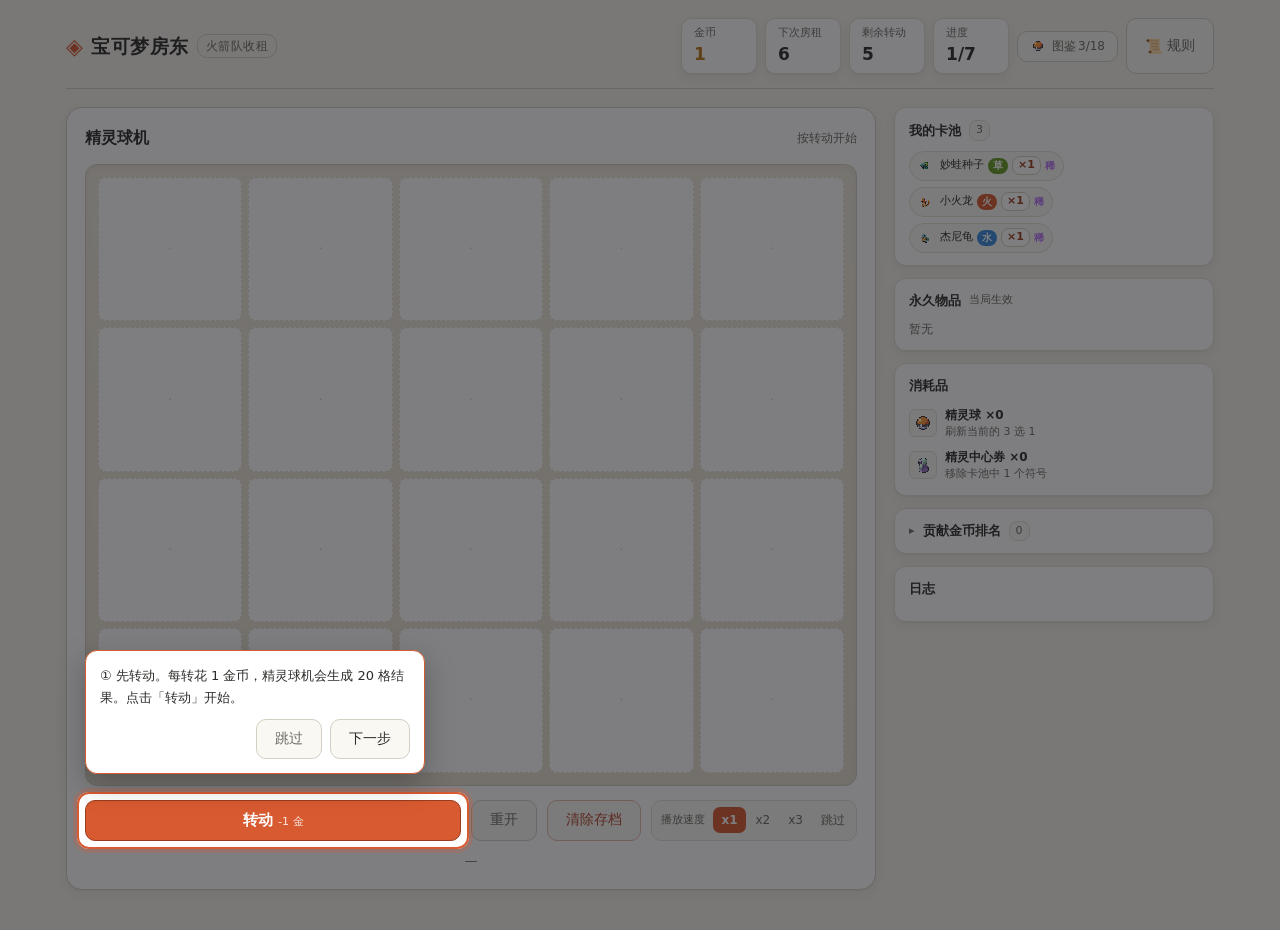
<file: index.html>
<!DOCTYPE html>
<html lang="zh-CN">
<head>
<meta charset="UTF-8">
<meta name="viewport" content="width=device-width,initial-scale=1,maximum-scale=1,user-scalable=no">
<title>宝可梦房东 · poke-rent</title>
<link rel="stylesheet" href="style.css?v=13">
</head>
<body>
<div id="app">
  <header class="topbar">
    <div class="brand"><span class="brand-icon">◈</span> 宝可梦房东 <span class="sub">火箭队收租</span></div>
    <div class="hud">
      <div class="hud-item"><span class="hud-label">金币</span><span class="hud-value" id="hud-coins">1</span></div>
      <div class="hud-item"><span class="hud-label">下次房租</span><span class="hud-value" id="hud-rent">80</span></div>
      <div class="hud-item"><span class="hud-label">剩余转动</span><span class="hud-value" id="hud-spins">5</span></div>
      <div class="hud-item hud-click" id="hud-progress-box"><span class="hud-label">进度</span><span class="hud-value" id="hud-progress">1/7</span></div>
      <button class="btn btn-ghost btn-dex" id="btn-dex"><img class="btn-ico" src="assets/items/poke-ball.png?v=13" alt="">图鉴 <span id="dex-count">0/18</span></button>
      <button class="btn btn-ghost btn-rules" id="btn-rules"><span class="btn-ico btn-ico-rule">📜</span>规则</button>
    </div>
  </header>

  <main class="main">
    <section class="machine">
      <div class="machine-title"><span class="machine-name">精灵球机</span><span class="machine-status" id="machine-status">按转动开始</span></div>
      <div class="reel" id="reel"></div>
      <div class="machine-controls">
        <button class="btn btn-spin" id="btn-spin">转动 <span class="btn-cost">-1 金</span></button>
        <button class="btn btn-ghost" id="btn-skip" style="display:none">跳过动画</button>
        <button class="btn btn-ghost" id="btn-restart">重开</button>
        <button class="btn btn-ghost btn-danger" id="btn-clear-save">清除存档</button>
        <div class="speed-ctrl" id="speed-ctrl" role="group" aria-label="播放速度">
          <span class="speed-label">播放速度</span>
          <button class="speed-btn" data-speed="1">x1</button>
          <button class="speed-btn" data-speed="2">x2</button>
          <button class="speed-btn" data-speed="3">x3</button>
          <button class="speed-btn" data-speed="0">跳过</button>
        </div>
      </div>
      <div class="gain-line" id="gain-line">—</div>
    </section>

    <aside class="side">
      <section class="panel">
        <h2>我的卡池 <span class="count" id="pool-count">3</span></h2>
        <div class="pool" id="pool"></div>
      </section>
      <section class="panel">
        <h2>永久物品 <span class="hint">当局生效</span></h2>
        <div class="items" id="items"><div class="empty">暂无</div></div>
      </section>
      <section class="panel">
        <h2>消耗品</h2>
        <div class="items" id="tokens"></div>
      </section>
      <section class="panel rank-panel">
        <details id="rank-box">
          <summary>贡献金币排名 <span class="count" id="rank-total">0</span></summary>
          <div class="rank-list" id="rank"></div>
        </details>
      </section>
      <section class="panel log-panel">
        <h2>日志</h2>
        <div class="log" id="log"></div>
      </section>
    </aside>
  </main>

  <button class="modal-dock" id="modal-dock" style="display:none">选择宝可梦 ▾</button>

  <div class="modal-layer" id="modal-layer" style="display:none">
    <div class="modal" id="modal"></div>
  </div>
  <div class="modal-layer dex-layer" id="dex-layer" style="display:none">
    <div class="modal dex-modal" id="dex-modal"></div>
  </div>
  <div class="modal-layer rules-layer" id="rules-layer" style="display:none">
    <div class="modal rules-modal" id="rules-modal"></div>
  </div>

  <!-- 管理员调试窗口：5×4 单格结算测试 -->
  <div class="modal-layer debug-layer" id="debug-layer" style="display:none">
    <div class="modal debug-modal" id="debug-modal"></div>
  </div>

  <!-- 首次进入：故事背景与本局目标 -->
  <div class="modal-layer story-layer" id="story-layer" style="display:none">
    <div class="modal story-modal" id="story-modal"></div>
  </div>

  <!-- 首次进入新手引导 -->
  <div class="tutorial-layer" id="tutorial-layer" style="display:none">
    <div class="tutorial-mask" id="tutorial-mask"></div>
    <div class="tutorial-hole" id="tutorial-hole"></div>
    <div class="tutorial-tip" id="tutorial-tip"></div>
  </div>
</div>
<script src="js/data.js?v=13"></script>
<script src="js/dex-data.js?v=13"></script>
<script src="js/engine.js?v=13"></script>
<script src="js/ui.js?v=13"></script>
</body>
</html>
</file>
<file: style.css>
/* poke-rent v1 — 亮色主题，GBA 像素风简化 */
:root{
  --bg:#f4f1ea; --panel:#ffffff; --panel2:#faf8f3; --ink:#2c2c2a; --muted:#6b6a63;
  --line:#e3dfd4; --line2:#d3cfc2; --accent:#d85a30; --accent2:#993c1d;
  --green:#3b6d11; --blue:#185fa5; --gold:#ba7517;
  --shadow:0 1px 2px rgba(0,0,0,.04),0 4px 12px rgba(0,0,0,.05);
}
*{box-sizing:border-box;margin:0;padding:0}
body{background:var(--bg);color:var(--ink);font-family:"PingFang SC","Microsoft YaHei",system-ui,sans-serif;font-size:14px;line-height:1.5;-webkit-font-smoothing:antialiased}
#app{max-width:1180px;margin:0 auto;padding:0 16px 40px}

.topbar{display:flex;align-items:center;justify-content:space-between;gap:16px;padding:18px 0 14px;border-bottom:1px solid var(--line2);flex-wrap:wrap}
.brand{font-size:19px;font-weight:600;letter-spacing:.5px;display:flex;align-items:center;gap:8px}
.brand-icon{color:var(--accent);font-size:22px}
.brand .sub{font-size:12px;color:var(--muted);font-weight:400;border:1px solid var(--line2);padding:2px 8px;border-radius:10px}
.hud{display:flex;gap:8px;flex-wrap:wrap}
.hud-item{background:var(--panel);border:1px solid var(--line);border-radius:10px;padding:6px 12px;min-width:76px;box-shadow:var(--shadow)}
.hud-label{display:block;font-size:11px;color:var(--muted)}
.hud-value{display:block;font-size:17px;font-weight:600;color:var(--ink)}
.hud-item:first-child .hud-value{color:var(--gold)}

.main{display:grid;grid-template-columns:minmax(0,1fr) 320px;gap:18px;margin-top:18px}
@media(max-width:860px){.main{grid-template-columns:1fr}}

.machine{background:var(--panel);border:1px solid var(--line2);border-radius:16px;padding:18px;box-shadow:var(--shadow)}
.machine-title{display:flex;justify-content:space-between;align-items:center;margin-bottom:14px}
.machine-name{font-size:16px;font-weight:600}
.machine-status{font-size:12px;color:var(--muted)}
.reel{display:grid;grid-template-columns:repeat(5,1fr);gap:6px;background:linear-gradient(#efe9dc,#e6dfd0);padding:12px;border-radius:12px;border:1px solid var(--line2);box-shadow:inset 0 2px 6px rgba(0,0,0,.05)}
.cell{aspect-ratio:1;background:#fff;border:1px solid var(--line);border-radius:8px;display:flex;flex-direction:column;align-items:center;justify-content:center;position:relative;overflow:hidden;min-height:50px}
.cell img{width:80%;height:70%;object-fit:contain;image-rendering:pixelated}
.cell .nm{font-size:9px;color:var(--muted);line-height:1;white-space:nowrap;max-width:100%;overflow:hidden;text-overflow:ellipsis;padding:0 2px}
.cell .ty{position:absolute;top:2px;left:3px;font-size:9px;font-weight:600;color:#fff;border-radius:4px;padding:0 4px;line-height:14px}
.cell .gain{position:absolute;bottom:2px;right:3px;font-size:10px;font-weight:600;color:var(--accent2)}
.cell.empty{border-style:dashed;color:var(--line2)}
.cell.spinning{animation:cellspin .18s linear}
@keyframes cellspin{0%{transform:translateY(-4px);opacity:.5}100%{transform:translateY(0);opacity:1}}
.cell.question{background:#f5f0e4;border-style:dashed;color:#b8a98a;font-size:26px;font-weight:700;animation:qfade .35s ease-in-out infinite alternate}
@keyframes qfade{from{opacity:.45}to{opacity:1}}
.cell img.bounce{animation:spritebounce .42s cubic-bezier(.2,.8,.3,1)}
@keyframes spritebounce{0%{transform:translateY(0) scale(1)}35%{transform:translateY(-10px) scale(1.16)}65%{transform:translateY(0) scale(.94)}100%{transform:translateY(0) scale(1)}}

.machine-controls{display:flex;gap:10px;margin-top:14px;flex-wrap:wrap}
.btn{border:1px solid var(--line2);background:var(--panel2);color:var(--ink);border-radius:10px;padding:10px 18px;font-size:14px;cursor:pointer;transition:.12s;font-family:inherit}
.btn:hover:not(:disabled){border-color:var(--accent);transform:translateY(-1px)}
.btn:disabled{opacity:.45;cursor:not-allowed}
.btn-spin{flex:1;background:var(--accent);border-color:var(--accent2);color:#fff;font-weight:600;font-size:15px}
.btn-spin:hover:not(:disabled){background:var(--accent2)}
.btn-cost{font-size:11px;font-weight:400;opacity:.85}
.btn-ghost{color:var(--muted)}
.btn-danger{color:#b4432f;border-color:#e3b6ab}
.btn-danger:hover:not(:disabled){border-color:#b4432f;background:#fff3f0}
.gain-line{text-align:center;margin-top:10px;font-size:13px;color:var(--muted);min-height:20px}
.gain-line .big{font-size:18px;font-weight:600;color:var(--green)}

/* 播放速度：x1 / x2 / x3 / 跳过（跳过指每次转动都不播动画） */
.speed-ctrl{display:flex;align-items:center;gap:2px;margin-left:auto;background:var(--panel2);border:1px solid var(--line);border-radius:10px;padding:3px}
.speed-label{font-size:11px;color:var(--muted);padding:0 6px;white-space:nowrap}
.speed-btn{border:0;background:transparent;color:var(--muted);font-family:inherit;font-size:12px;padding:6px 8px;border-radius:7px;cursor:pointer;transition:.12s}
.speed-btn:hover{color:var(--ink)}
.speed-btn.active{background:var(--accent);color:#fff;font-weight:600}
@media(max-width:560px){
  .machine-controls{gap:8px}
  .btn-spin{flex:1 1 100%}
  .machine-controls > .btn:not(.btn-spin){flex:1}
  .speed-ctrl{margin-left:0;width:100%}
  .speed-btn{flex:1}
}

/* 倍速时同步缩短弹跳/飘字/金币动画，避免逐格结算比动画还快 */
body[data-speed="2"] .cell img.bounce{animation-duration:.22s}
body[data-speed="2"] .float-gain{animation-duration:.3s}
body[data-speed="2"] .coin-fly{animation-duration:.34s}
body[data-speed="3"] .cell img.bounce{animation-duration:.16s}
body[data-speed="3"] .float-gain{animation-duration:.22s}
body[data-speed="3"] .coin-fly{animation-duration:.24s}

.side{display:flex;flex-direction:column;gap:12px}
.panel{background:var(--panel);border:1px solid var(--line);border-radius:12px;padding:12px 14px;box-shadow:var(--shadow)}
.panel h2{font-size:13px;font-weight:600;display:flex;align-items:center;gap:8px;margin-bottom:10px;color:var(--ink)}
.panel h2 .count{font-size:11px;color:var(--muted);font-weight:400;background:var(--panel2);border:1px solid var(--line);border-radius:8px;padding:1px 6px}
.panel h2 .hint{font-size:11px;color:var(--muted);font-weight:400}
.pool{display:flex;flex-wrap:wrap;gap:6px;max-height:160px;overflow-y:auto}
.pool-chip{display:flex;align-items:center;gap:4px;background:var(--panel2);border:1px solid var(--line);border-radius:16px;padding:3px 8px 3px 4px;font-size:11px}
.pool-chip img{width:22px;height:22px;image-rendering:pixelated}
.pool-chip .evo{color:var(--accent);font-size:10px}
.pool-evo{border:1px solid var(--accent2);background:#fff3ee;color:var(--accent2);border-radius:9px;font-size:10px;line-height:16px;padding:0 5px;cursor:pointer;font-weight:600}
.pool-evo:hover{background:var(--accent);color:#fff}
.cell-evo{position:absolute;left:3px;bottom:2px;border:1px solid var(--accent2);background:#fff3ee;color:var(--accent2);border-radius:8px;font-size:9px;line-height:14px;padding:0 5px;font-weight:600;cursor:pointer}
.cell-evo:hover{background:var(--accent);color:#fff}
.ability-line{display:block;font-size:10px;color:var(--muted);margin-top:6px;line-height:1.45;text-align:left}
.evo-toggle{display:inline-flex;align-items:center;gap:6px;font-size:12px;color:var(--muted);margin:2px 0 10px;cursor:pointer}
.evo-toggle input{accent-color:var(--accent)}
.evo-preview{display:block;font-size:10px;color:var(--accent2);background:#fff6f1;border:1px dashed #e6b8a6;border-radius:8px;padding:5px 6px;margin-top:6px;line-height:1.45;text-align:left}
.evo-compare{display:flex;gap:10px;align-items:stretch;justify-content:center;margin:12px 0}
.evo-card{flex:1;max-width:230px;background:var(--panel2);border:1px solid var(--line);border-radius:12px;padding:10px;text-align:center}
.evo-card img{width:76px;height:76px;image-rendering:pixelated;object-fit:contain}
.evo-card .nm{font-weight:600;margin-top:4px}
.evo-card .meta{font-size:11px;color:var(--muted);margin-top:2px}
.evo-card .ability{font-size:11px;color:var(--muted);margin-top:8px;text-align:left;line-height:1.45}
.evo-label{font-size:11px;color:var(--muted)}
.evo-arrow{align-self:center;font-size:22px;color:var(--accent);font-weight:600}
.dex-evo{margin-top:8px;font-size:12px;color:var(--muted);line-height:1.8}
.dex-evo-btn{border:1px solid var(--line2);background:var(--panel);border-radius:8px;padding:0 8px;color:var(--accent2);cursor:pointer;font:inherit;font-size:12px}
.dex-evo-btn:hover{border-color:var(--accent)}
.dex-evo .cur{font-weight:600;color:var(--ink)}
.dex-evo .arrow{margin:0 4px}
.dex-evo .muted{color:var(--muted)}
@media (max-width:560px){.evo-compare{flex-direction:column}.evo-arrow{transform:rotate(90deg);align-self:center}}
.items{display:flex;flex-direction:column;gap:8px}
.item{display:flex;align-items:center;gap:8px;font-size:12px}
.item img{width:28px;height:28px;object-fit:contain;image-rendering:pixelated;background:var(--panel2);border:1px solid var(--line);border-radius:6px;padding:2px}
.item .txt b{display:block;font-weight:600}
.item .txt span{display:block;color:var(--muted);font-size:11px}
.empty{font-size:12px;color:var(--muted)}
.log-panel .log{max-height:120px;overflow-y:auto;font-size:11px;color:var(--muted);line-height:1.7}
.log-panel .log div{border-bottom:1px dashed var(--line);padding:2px 0}
.log-panel .log div:last-child{border:0}

.modal-layer{position:fixed;inset:0;background:rgba(44,44,42,.26);backdrop-filter:blur(3px);-webkit-backdrop-filter:blur(3px);display:flex;align-items:center;justify-content:center;padding:16px;z-index:50}
.modal{background:var(--panel);border:1px solid var(--line2);border-radius:16px;padding:22px;max-width:560px;width:100%;box-shadow:0 12px 40px rgba(0,0,0,.2);max-height:88vh;overflow-y:auto}
.modal h2{font-size:18px;margin-bottom:6px}
.modal .lead{color:var(--muted);font-size:13px;margin-bottom:16px}
.choices{display:grid;grid-template-columns:repeat(3,1fr);gap:10px}
@media(max-width:560px){.choices{grid-template-columns:1fr}}
.choice{background:var(--panel2);border:1px solid var(--line2);border-radius:12px;padding:14px 8px;text-align:center;cursor:pointer;transition:.12s}
.choice:hover{border-color:var(--accent);transform:translateY(-2px);box-shadow:var(--shadow)}
.choice img{width:96px;height:96px;image-rendering:pixelated;object-fit:contain;filter:drop-shadow(0 4px 6px rgba(0,0,0,.12))}
.choice .nm{display:block;font-weight:600;margin-top:6px}
.choice .ty{display:block;font-size:11px;color:var(--muted);margin-top:2px}
.choice .ty-line{display:flex;align-items:center;justify-content:center;gap:7px;margin-top:7px}
.type-pill{display:inline-block;min-width:36px;padding:2px 10px;border-radius:999px;color:#fff;font-size:13px;font-weight:700;line-height:18px;letter-spacing:.5px}
.base-tag{font-size:11px;color:var(--muted)}
.choice .rar{display:inline-block;font-size:10px;font-weight:600;border:1px solid;border-radius:8px;padding:0 6px;margin-top:4px}
.pool-rar{font-size:10px;font-weight:600;opacity:.85}
.modal-actions{display:flex;gap:10px;margin-top:16px;justify-content:flex-end}
.rent-num{font-size:34px;font-weight:600;color:var(--accent);margin:10px 0}
.badge{display:inline-block;font-size:11px;padding:2px 8px;border-radius:10px;background:#e1f5ee;color:#085041;border:1px solid #9fe1cb;margin-left:6px}

/* 转动演出 */
#btn-skip{border-color:var(--gold);color:var(--gold)}
.cell.settling{border-color:var(--gold);box-shadow:0 0 0 2px rgba(186,117,23,.35);background:#fffbeb;z-index:2}
.float-gain{position:absolute;left:50%;top:50%;z-index:5;background:rgba(255,255,255,.96);border:1px solid var(--gold);border-radius:8px;padding:2px 6px;color:var(--accent2);font-weight:600;font-size:13px;line-height:1.3;white-space:nowrap;pointer-events:none;animation:floatup .6s ease-out forwards}
.float-gain small{display:block;font-size:9px;font-weight:400;color:var(--muted)}
@keyframes floatup{0%{opacity:0;transform:translate(-50%,-30%) scale(.8)}20%{opacity:1;transform:translate(-50%,-60%) scale(1)}100%{opacity:.9;transform:translate(-50%,-110%) scale(1)}}
.coin-fly{position:fixed;z-index:60;width:16px;height:16px;margin:-8px 0 0 -8px;border-radius:50%;background:var(--gold);border:2px solid #fff;box-shadow:0 1px 4px rgba(0,0,0,.2);pointer-events:none;animation:coinfly .65s ease-in forwards}
@keyframes coinfly{0%{transform:translate(0,0) scale(1);opacity:1}70%{opacity:1}100%{transform:translate(var(--dx),var(--dy)) scale(.45);opacity:0}}
.hud-item.tick .hud-value{animation:coinflash .3s ease-out}
@keyframes coinflash{0%{color:var(--green);transform:scale(1.25)}100%{color:var(--gold);transform:scale(1)}}

/* 贡献排名（可折叠） */
.rank-panel summary{cursor:pointer;font-size:13px;font-weight:600;list-style:none;display:flex;align-items:center;gap:8px;user-select:none}
.rank-panel summary::-webkit-details-marker{display:none}
.rank-panel summary::before{content:'▸';color:var(--muted);font-size:11px}
.rank-panel details[open] summary::before{transform:rotate(90deg)}
.rank-panel .count{font-size:11px;color:var(--muted);font-weight:400;background:var(--panel2);border:1px solid var(--line);border-radius:8px;padding:1px 6px}
.rank-list{margin-top:10px;display:flex;flex-direction:column;gap:5px;max-height:220px;overflow-y:auto}
.rank-row{display:flex;align-items:center;gap:6px;font-size:11px}
.rank-idx{width:14px;color:var(--muted);text-align:right}
.rank-row img{width:22px;height:22px;image-rendering:pixelated;background:var(--panel2);border:1px solid var(--line);border-radius:5px}
.rank-name{width:52px;white-space:nowrap;overflow:hidden;text-overflow:ellipsis}
.rank-bar{flex:1;height:7px;background:var(--panel2);border:1px solid var(--line);border-radius:4px;overflow:hidden}
.rank-bar i{display:block;height:100%;background:var(--gold)}
.rank-head{display:flex;justify-content:space-between;font-size:10px;color:var(--muted);padding:0 0 4px 20px;border-bottom:1px solid var(--line);margin-bottom:2px}
.rank-head b{color:var(--ink)}
.rank-nums{width:74px;display:flex;flex-direction:column;align-items:flex-end;line-height:1.3}
.rank-cur{color:var(--green);font-weight:600}
.rank-last{color:var(--muted);font-size:10px}

/* 顶栏图鉴按钮 / 选择弹窗收起按钮 */
.btn-dex{padding:6px 12px;font-size:12px;align-self:center}
.modal-dock{position:fixed;right:20px;bottom:20px;z-index:45;background:var(--accent);color:#fff;border:1px solid var(--accent2);border-radius:22px;padding:11px 18px;font-size:13px;font-weight:600;box-shadow:0 6px 18px rgba(0,0,0,.18);cursor:pointer;font-family:inherit}
.modal-dock:hover{background:var(--accent2)}
.choice .prob{display:block;font-size:10px;color:var(--muted);margin-top:2px}
.choice-static{cursor:default}
.choice-static:hover{transform:none;box-shadow:none;border-color:var(--line2)}

/* 图鉴弹窗 */
.dex-layer{z-index:70}
.dex-modal{max-width:880px}
.dex-grid{display:grid;grid-template-columns:repeat(6,1fr);gap:8px}
@media(max-width:700px){.dex-grid{grid-template-columns:repeat(4,1fr)}}
.dex-card{border:1px solid var(--line);border-radius:10px;padding:8px 4px;text-align:center;background:var(--panel2);cursor:pointer;transition:.12s}
.dex-card:hover{border-color:var(--accent)}
.dex-card.locked{background:#f2f0eb;color:var(--muted)}
.dex-card.locked img{filter:brightness(0) opacity(.22)}
.dex-card img{width:48px;height:48px;image-rendering:pixelated;object-fit:contain}
.dex-card .nm{display:block;font-size:11px;font-weight:600;white-space:nowrap;overflow:hidden;text-overflow:ellipsis}
.dex-card .rar{display:block;font-size:10px}
.dex-detail{display:flex;gap:16px;margin-top:16px;border-top:1px solid var(--line);padding-top:14px;min-height:104px}
.dex-detail img{width:80px;height:80px;image-rendering:pixelated;object-fit:contain;background:var(--panel2);border:1px solid var(--line);border-radius:10px;padding:6px;flex:none}
.dex-detail .body{flex:1;min-width:0}
.dex-detail h3{font-size:15px;margin-bottom:6px;display:flex;align-items:center;gap:8px;flex-wrap:wrap}
.dex-detail p{font-size:12px;color:var(--muted);margin-bottom:6px}
.dex-detail .fn{font-size:12px;color:var(--ink);background:var(--panel2);border:1px solid var(--line);border-radius:8px;padding:8px 10px}

/* v1.5 顶栏按钮图标 */
.btn-ico{width:16px;height:16px;object-fit:contain;vertical-align:-3px;margin-right:4px;image-rendering:pixelated}
.btn-ico-rule{display:inline-block;font-size:14px;vertical-align:-1px;margin-right:4px}
.btn-dex,.btn-rules{display:inline-flex;align-items:center;gap:2px}
/* 进度格只是隐藏的管理员入口，不能给玩家任何可点击暗示 */
.hud-click{cursor:default;user-select:none}

/* 卡池：张数 + 独立移除按钮 */
.cell.clickable,.pool-chip.clickable{cursor:pointer}
.cell.clickable:hover{border-color:var(--accent)}
.pool-num{background:var(--panel);border:1px solid var(--line2);border-radius:8px;padding:0 5px;font-weight:600;color:var(--accent2)}
.pool-type{color:#fff;border-radius:8px;padding:0 5px;font-size:10px;font-weight:600;line-height:16px}
.pool-remove{border:1px solid var(--line2);background:#fff;color:var(--muted);border-radius:50%;width:16px;height:16px;line-height:14px;padding:0;font-size:12px;cursor:pointer;flex:none}
.pool-remove:hover{background:var(--accent);color:#fff;border-color:var(--accent2)}

/* 档位概率：弹窗顶部统一一行 */
.prob-bar{font-size:12px;color:var(--muted);background:var(--panel2);border:1px solid var(--line);border-radius:8px;padding:6px 10px;margin-bottom:12px}
.prob-bar span{font-weight:600}
.modal-layer.fading{background:rgba(44,44,42,0);backdrop-filter:none;-webkit-backdrop-filter:none;transition:background .32s ease}
@keyframes dockpop{0%{transform:scale(.6);opacity:0}60%{transform:scale(1.12)}100%{transform:scale(1);opacity:1}}
.modal-dock.dock-pop{animation:dockpop .3s ease-out}

/* 进化格子内特效 */
.cell.evolving{animation:evoflash 1.1s ease-out;z-index:3}
@keyframes evoflash{0%{box-shadow:0 0 0 0 rgba(168,85,247,0);background:#fff}25%{box-shadow:0 0 0 4px rgba(168,85,247,.55);background:#f6e8ff;transform:scale(1.08)}60%{box-shadow:0 0 0 2px rgba(168,85,247,.25);transform:scale(1)}100%{box-shadow:0 0 0 0 rgba(168,85,247,0);transform:scale(1)}}
.evo-badge{position:absolute;left:50%;top:-6px;transform:translateX(-50%);z-index:6;background:rgba(168,85,247,.94);color:#fff;font-size:9px;font-weight:600;border-radius:8px;padding:1px 5px;white-space:nowrap;pointer-events:none;animation:evobadge 1.6s ease-out forwards}
@keyframes evobadge{0%{opacity:0;transform:translate(-50%,8px)}15%{opacity:1;transform:translate(-50%,0)}80%{opacity:1}100%{opacity:0;transform:translate(-50%,-10px)}}

/* 规则弹窗 */
.rules-layer{z-index:70}
.rules-modal{max-width:760px}
.rules-list{display:flex;flex-direction:column;gap:12px}
.rule h3{font-size:14px;margin-bottom:4px;color:var(--accent2)}
.rule p{font-size:12px;color:var(--muted);line-height:1.7}
.rule-note{font-size:11px;color:var(--muted);margin-top:6px}
.type-table{display:grid;grid-template-columns:repeat(2,1fr);gap:6px;margin:6px 0}
.type-row{display:flex;align-items:center;gap:8px;font-size:12px}
.type-name{color:#fff;font-weight:600;border-radius:6px;padding:1px 8px}
.type-beats{color:var(--muted)}

/* 开场故事 */
.story-layer{z-index:110}
.story-modal{max-width:620px;border-color:var(--accent)}
.story-mark{display:inline-block;background:var(--accent);color:#fff;border-radius:999px;padding:3px 12px;font-size:12px;font-weight:600;margin-bottom:12px}
.story-text{font-size:14px;line-height:1.9;color:var(--ink);margin-bottom:14px}
.story-goal{background:var(--panel2);border:1px solid var(--line);border-radius:12px;padding:12px 14px;margin-bottom:16px}
.story-goal h3{font-size:13px;margin-bottom:6px;color:var(--accent2)}
.story-goal p{font-size:13px;line-height:1.7;color:var(--muted)}

/* 新手引导 */
/* 引导期间整层拦截点击，只允许引导气泡里的按钮响应，避免玩家提前触发转动/交租 */
.tutorial-layer{position:fixed;inset:0;z-index:90;pointer-events:auto}
.tutorial-mask{position:absolute;inset:0;background:transparent}
.tutorial-hole{position:absolute;border:2px solid var(--accent);border-radius:12px;box-shadow:0 0 0 4px rgba(216,90,48,.25),0 0 0 9999px rgba(20,20,24,.55);pointer-events:none}
.tutorial-tip{position:absolute;width:340px;max-width:calc(100vw - 24px);background:var(--panel);border:1px solid var(--accent);border-radius:12px;padding:14px;box-shadow:0 10px 30px rgba(0,0,0,.25);pointer-events:auto}
.tutorial-txt{font-size:13px;line-height:1.7;margin-bottom:10px}
.tutorial-nav{display:flex;justify-content:flex-end;gap:8px}

/* 调试窗口 */
.debug-layer{z-index:95}
.debug-modal{max-width:640px}
.debug-grid{display:grid;grid-template-columns:repeat(5,1fr);gap:6px;max-width:520px;margin:0 auto 14px}
.debug-cell{aspect-ratio:1;border:1px dashed var(--line2);border-radius:10px;background:var(--panel2);display:flex;flex-direction:column;align-items:center;justify-content:center;position:relative;color:var(--line2);font-size:12px;min-height:64px}
.debug-cell.near{border-style:solid;background:#fffdf5}
.debug-cell.center{border:2px solid var(--accent);background:#fff5f0;color:var(--accent)}
.debug-cell.center::after{content:'结算';position:absolute;right:3px;bottom:2px;font-size:9px;font-weight:600;color:var(--accent)}
.debug-cell.has-mon{border-style:solid}
.debug-cell img{width:60%;height:60%;object-fit:contain;image-rendering:pixelated}
.debug-cell .nm{font-size:10px;color:var(--muted)}
.debug-cell .ty{position:absolute;top:2px;left:3px;font-size:9px;color:#fff;border-radius:4px;padding:0 4px}
.debug-result{background:var(--panel2);border:1px solid var(--line);border-radius:10px;padding:10px 12px;font-size:13px;min-height:44px;line-height:1.7}
.debug-result .big{color:var(--green);font-size:17px}
.debug-pool{display:flex;flex-wrap:wrap;gap:6px;max-height:150px;overflow-y:auto;margin-top:12px}
.debug-chip{display:flex;align-items:center;gap:4px;border:1px solid var(--line);border-radius:16px;padding:2px 8px 2px 2px;font-size:11px;background:var(--panel2);cursor:grab}
.debug-chip:hover,.debug-chip.picked{border-color:var(--accent);background:#fff5f0}
.debug-chip img{width:22px;height:22px;image-rendering:pixelated}
</file>
